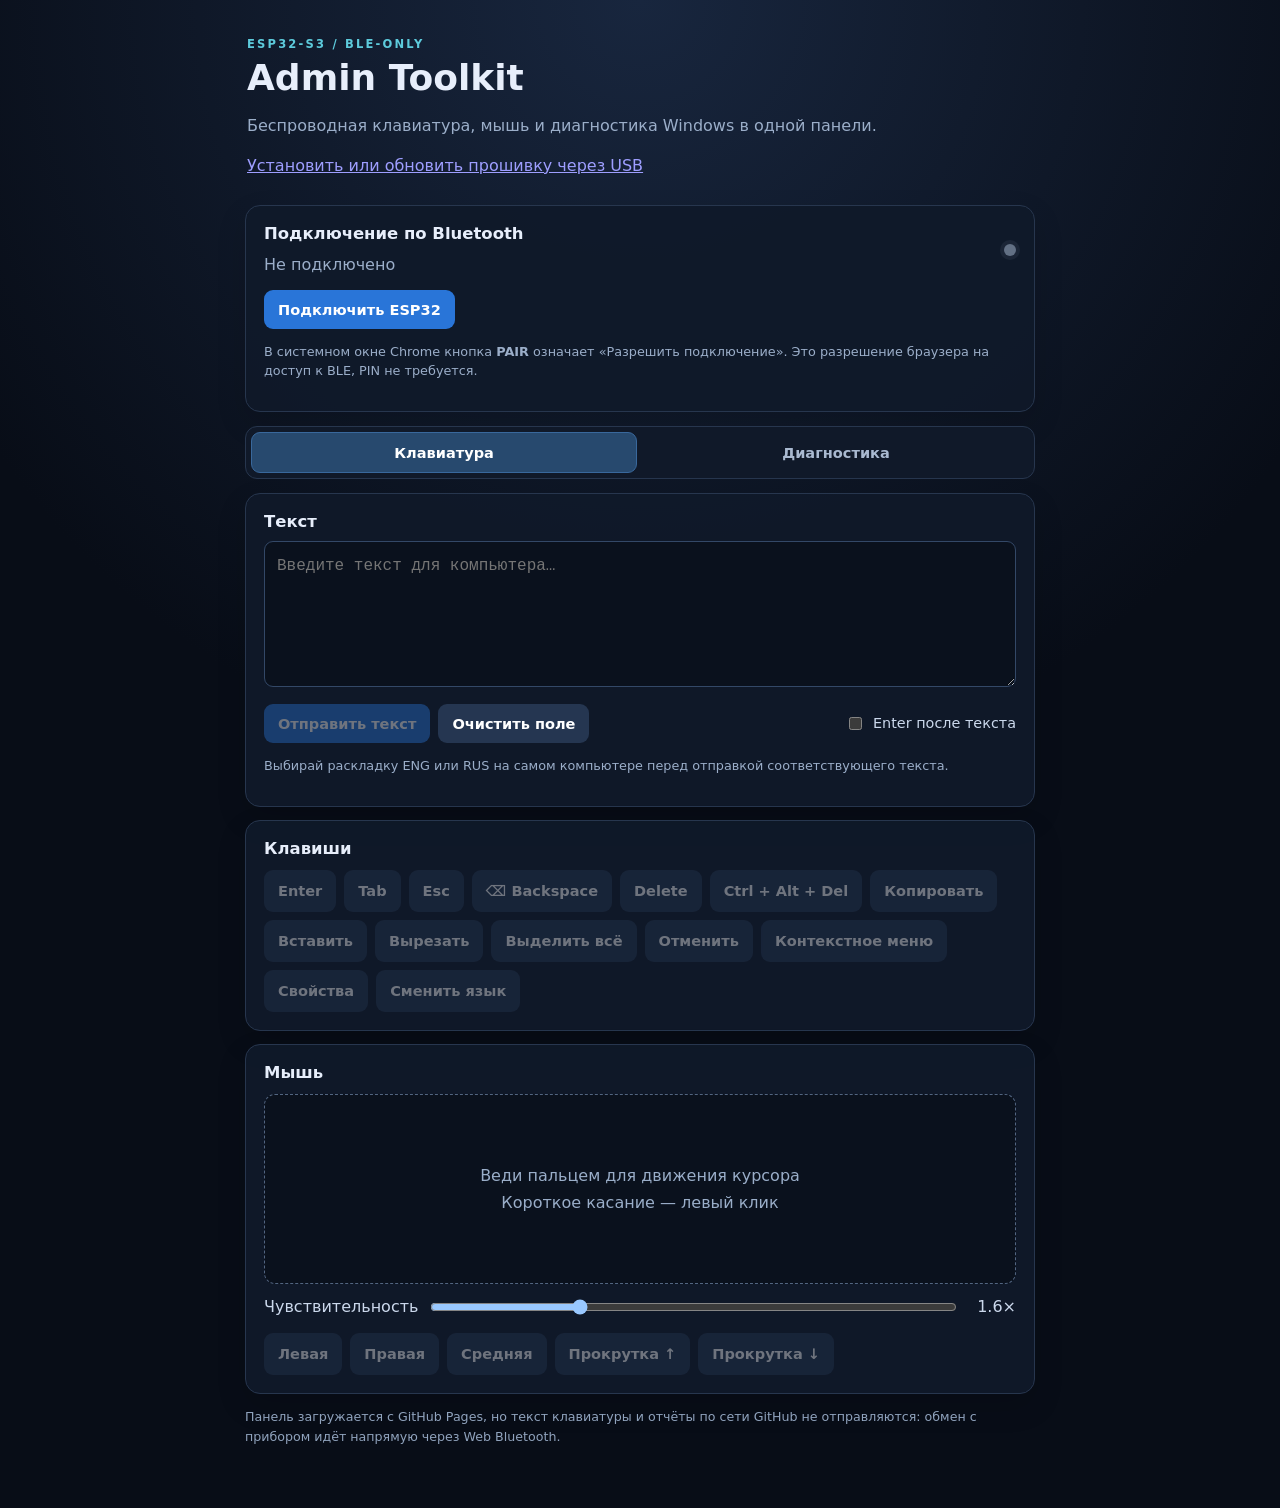
<file: web/index.html>
<!DOCTYPE html>
<html lang="ru">
<head>
<meta charset="UTF-8">
<meta name="viewport" content="width=device-width,initial-scale=1,viewport-fit=cover">
<meta name="referrer" content="no-referrer">
<meta http-equiv="Content-Security-Policy" content="default-src 'self'; script-src 'self'; style-src 'self'; connect-src 'none'; img-src 'none'; object-src 'none'; base-uri 'none'; form-action 'none'">
<title>Admin Toolkit S3 — клавиатура и диагностика</title>
<link rel="stylesheet" href="style.css?v=040">
</head>
<body>
<main>
  <header>
    <div class="eyebrow">ESP32-S3 / BLE-ONLY</div>
    <h1>Admin Toolkit</h1>
    <p>Беспроводная клавиатура, мышь и диагностика Windows в одной панели.</p>
    <p><a class="installer-link" href="./install.html">Установить или обновить прошивку через USB</a></p>
  </header>
  <section class="card" aria-label="Соединение с устройством">
    <div class="toolbar"><div><h2>Подключение по Bluetooth</h2><div class="muted" id="status">Не подключено</div></div><div class="dot" id="dot"></div></div>
    <div class="toolbar wrap"><button id="connect">Подключить ESP32</button></div>
    <p class="muted small">В системном окне Chrome кнопка <strong>PAIR</strong> означает «Разрешить подключение». Это разрешение браузера на доступ к BLE, PIN не требуется.</p>
  </section>
  <nav class="tabs" aria-label="Режим прибора">
    <button type="button" class="tab selected" id="tab-keyboard" aria-selected="true" aria-controls="keyboard-panel">Клавиатура</button>
    <button type="button" class="tab" id="tab-diagnostics" aria-selected="false" aria-controls="diagnostics-panel">Диагностика</button>
  </nav>

  <div id="keyboard-panel">
    <section class="card">
      <h2>Текст</h2>
      <textarea id="keyboard-text" rows="5" placeholder="Введите текст для компьютера…"></textarea>
      <div class="toolbar wrap">
        <div class="text-actions">
          <button type="button" class="hid-control" id="send-text" disabled>Отправить текст</button>
          <button type="button" class="secondary" id="clear-text">Очистить поле</button>
        </div>
        <label class="inline-label"><input type="checkbox" id="send-enter"> Enter после текста</label>
      </div>
      <p class="muted small">Выбирай раскладку ENG или RUS на самом компьютере перед отправкой соответствующего текста.</p>
    </section>
    <section class="card">
      <h2>Клавиши</h2>
      <div class="key-grid">
        <button class="secondary hid-control key-action" data-key="ENTER" disabled>Enter</button>
        <button class="secondary hid-control key-action" data-key="TAB" disabled>Tab</button>
        <button class="secondary hid-control key-action" data-key="ESC" disabled>Esc</button>
        <button class="secondary hid-control key-action" data-key="BACKSPACE" disabled>⌫ Backspace</button>
        <button class="secondary hid-control key-action" data-key="DELETE" disabled>Delete</button>
        <button type="button" class="secondary hid-control key-action" data-key="CTRL_ALT_DEL" title="Открыть экран безопасности Windows" disabled>Ctrl + Alt + Del</button>
        <button class="secondary hid-control key-action" data-key="COPY" disabled>Копировать</button>
        <button class="secondary hid-control key-action" data-key="PASTE" disabled>Вставить</button>
        <button class="secondary hid-control key-action" data-key="CUT" disabled>Вырезать</button>
        <button class="secondary hid-control key-action" data-key="SELECT_ALL" disabled>Выделить всё</button>
        <button class="secondary hid-control key-action" data-key="UNDO" disabled>Отменить</button>
        <button class="secondary hid-control key-action" data-key="CONTEXT_MENU" disabled>Контекстное меню</button>
        <button class="secondary hid-control key-action" data-key="PROPERTIES" disabled>Свойства</button>
        <button class="secondary hid-control key-action" data-key="WIN" disabled>Сменить язык</button>
      </div>
    </section>
    <section class="card">
      <h2>Мышь</h2>
      <div id="trackpad" tabindex="0" aria-label="Сенсорная площадка мыши">Веди пальцем для движения курсора<br>Короткое касание — левый клик</div>
      <label class="sensitivity-control" for="sensitivity"><span>Чувствительность</span><input id="sensitivity" type="range" min="0.3" max="5" step="0.1" value="1.6"><output id="sensitivity-value">1.6×</output></label>
      <div class="key-grid mouse-grid">
        <button class="secondary hid-control mouse-button" data-button="1" disabled>Левая</button>
        <button class="secondary hid-control mouse-button" data-button="2" disabled>Правая</button>
        <button class="secondary hid-control mouse-button" data-button="4" disabled>Средняя</button>
        <button class="secondary hid-control scroll-button" data-scroll="-3" disabled>Прокрутка ↑</button>
        <button class="secondary hid-control scroll-button" data-scroll="3" disabled>Прокрутка ↓</button>
      </div>
    </section>
  </div>

  <div id="diagnostics-panel" hidden>
    <section class="card">
      <h2>Диагностика Windows</h2>
      <p class="muted small">Подключи T-Dongle-S3 к разблокированному Windows-ПК. Устройство не меняет язык Windows автоматически.</p>
      <label class="inline-label layout-selector" for="pc-layout">Раскладка, выбранная на компьютере:
        <select id="pc-layout" class="layout-select">
          <option value="ru" selected>RUS — сначала вручную выбрать ENG</option>
          <option value="en">ENG — запустить диагностику</option>
        </select>
      </label>
      <p class="muted small">При RUS запуск заблокирован во избежание ошибочного ввода команды. Переключи раскладку на самом ПК, затем выбери ENG здесь. Автоматического Win+Space нет.</p>
      <label class="inline-label layout-selector" for="scan-mode">Режим проверки:
        <select id="scan-mode" class="layout-select">
          <option value="fast" selected>Базовая диагностика — железо, IP/MAC и состояние системы</option>
          <option value="full">Расширенная диагностика — всё из базовой плюс ПО, журналы и безопасность</option>
        </select>
      </label>
      <p class="muted small">Оба режима определяют процессор, тип и объём ОЗУ, HDD/SSD/NVMe, IP и MAC-адреса. Расширенный режим дополнительно проверяет ПО и состояние Windows. После успешной проверки окно PowerShell закрывается автоматически.</p>
      <div class="toolbar wrap"><button id="run" disabled>Старт проверки</button><button class="secondary" id="get" disabled>Последний отчёт ESP32</button><button class="secondary" id="cancel" disabled>Отменить</button></div>
      <p class="muted small">«Последний отчёт ESP32» читает данные из памяти прибора и не запускает проверку текущего ПК. Если новая диагностика завершилась ошибкой, здесь может остаться отчёт другого компьютера.</p>
      <div class="progress-bg"><div class="progress" id="progress"></div></div>
      <div class="muted small" id="detail">Компьютер пока не обследован.</div>
    </section>
    <section class="card" id="summary" hidden>
      <h2>Технический отчёт ПК</h2>
      <p class="muted small" id="report-origin" role="status" aria-live="polite">Отчёт из памяти ESP32; сверяй имя ПК и время сбора.</p>
      <p class="muted small">Отчёт представлен обычным текстом. Можно выделить его вручную или нажать кнопку копирования. Скачивание файлов не используется.</p>
      <textarea id="report-text" readonly rows="22" spellcheck="false" aria-label="Полный технический отчёт для копирования"></textarea>
      <div class="toolbar wrap"><button id="copy-report" class="secondary">Копировать весь отчёт</button><button id="add-to-registry" class="secondary" hidden>Добавить ПК в реестр</button></div>
      <p class="muted small" id="copy-status" role="status"></p>
    </section>
    <section class="card" id="registry-panel">
      <h2>Реестр компьютеров</h2>
      <p class="muted small">После новой успешной базовой или расширенной диагностики характеристики ПК обновляются в реестре этого телефона. Excel можно выгрузить в любое время.</p>
      <p class="muted" id="registry-count">В реестре: 0 ПК</p>
      <div class="toolbar wrap">
        <button type="button" id="registry-export">Скачать Excel (.xlsx)</button>
        <button type="button" class="secondary" id="registry-clear">Очистить реестр</button>
      </div>
      <p class="muted small" id="registry-status" role="status"></p>
      <div class="registry-scroll"><table class="registry-table" aria-label="Реестр компьютеров">
        <thead><tr><th>Имя ПК</th><th>Процессор</th><th>ОЗУ</th><th>Диски</th><th>IPv4</th><th>MAC</th><th>Дата</th><th></th></tr></thead>
        <tbody id="registry-rows"></tbody>
      </table></div>
    </section>
    <section class="card"><h2>Журнал диагностики</h2><pre id="log" aria-live="polite">Ожидается подключение устройства.</pre></section>
    <p class="foot">Диагностика запускается кнопкой «Старт» на разблокированном компьютере. Результаты доступны для копирования из технического отчёта.</p>
  </div>
  <p class="foot">Панель загружается с GitHub Pages, но текст клавиатуры и отчёты по сети GitHub не отправляются: обмен с прибором идёт напрямую через Web Bluetooth.</p>
</main>
<script src="report.js?v=060" defer></script>
<script src="inventory.js?v=060" defer></script>
<script src="app.js?v=060" defer></script>
<script src="keyboard.js?v=041" defer></script>
</body>
</html>
</file>
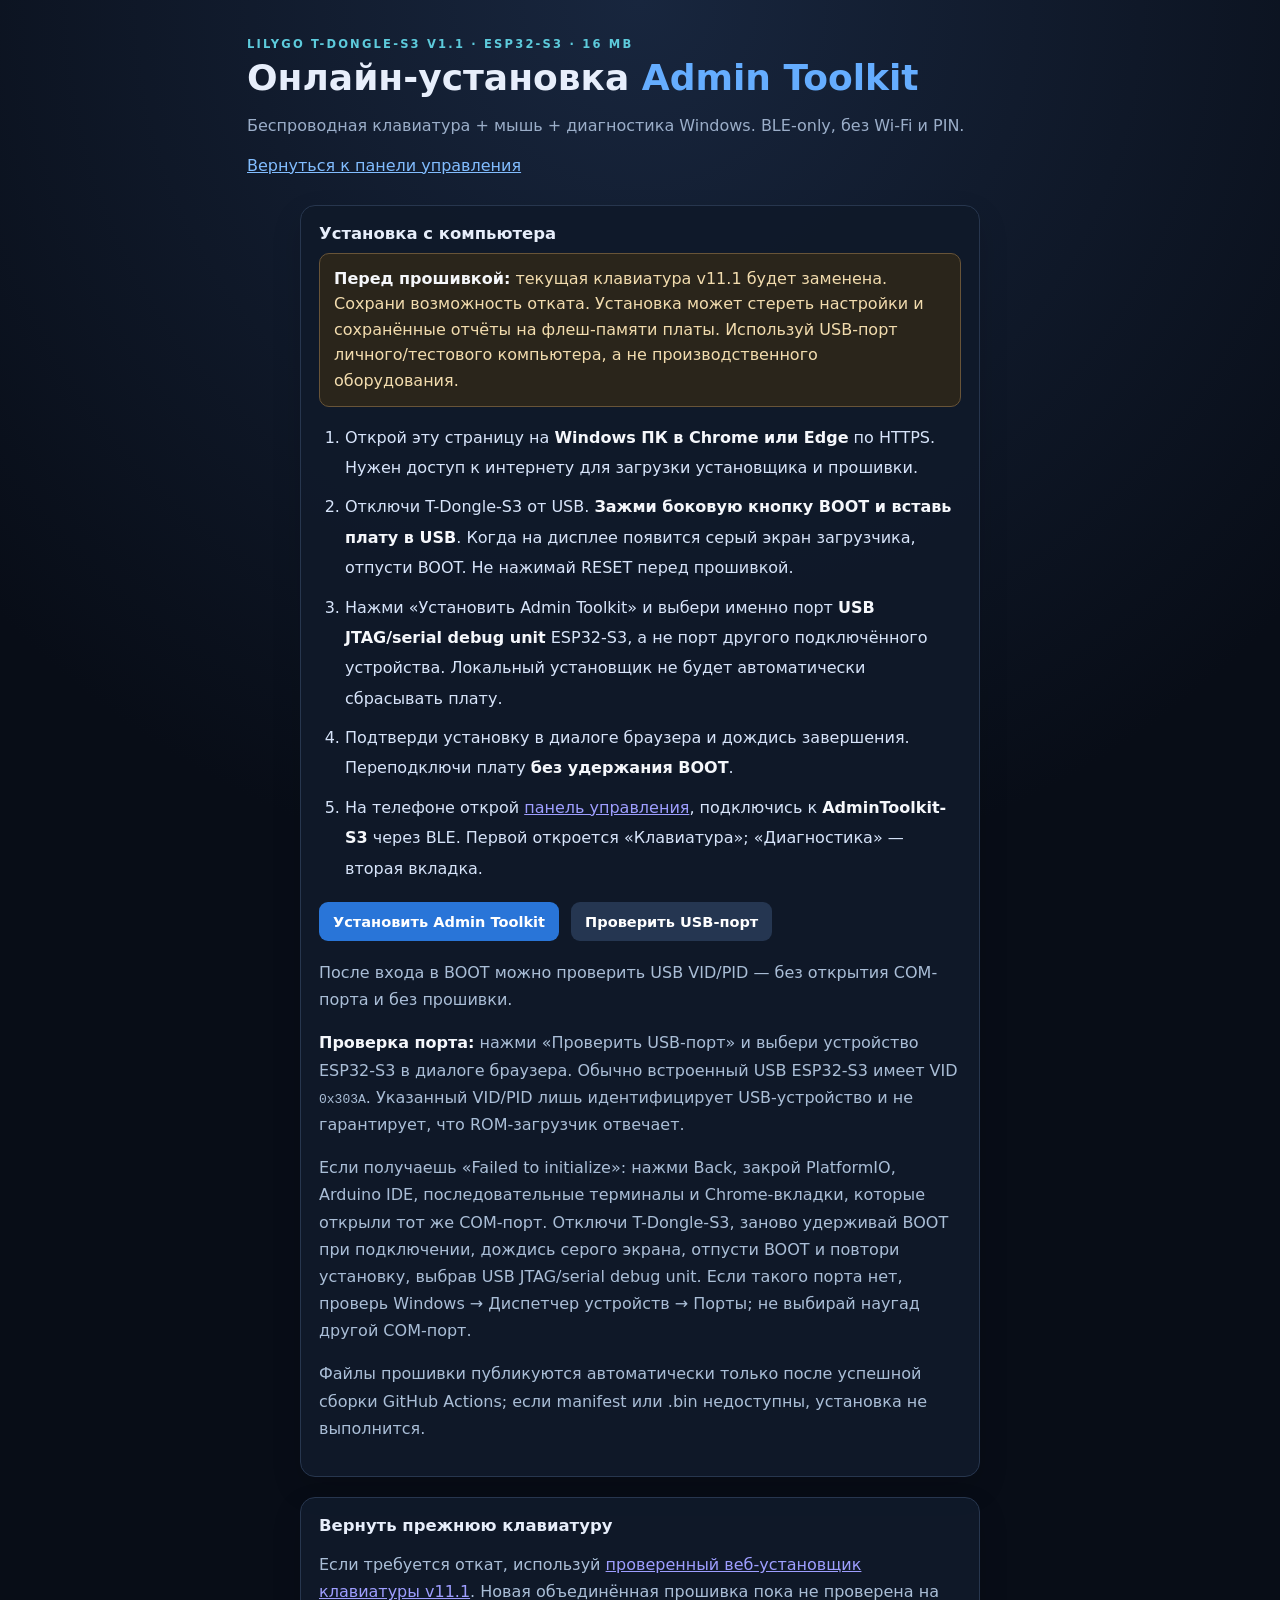
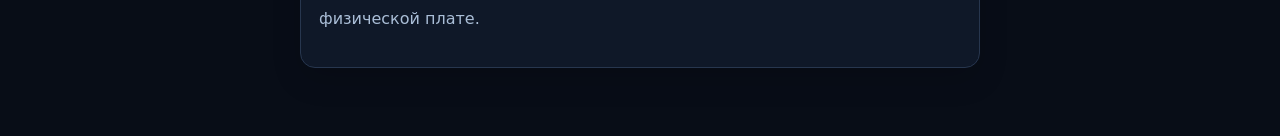
<file: web/install.html>
<!doctype html>
<html lang="ru"><head>
<meta charset="utf-8">
<meta name="viewport" content="width=device-width,initial-scale=1,viewport-fit=cover">
<meta name="referrer" content="no-referrer">
<meta http-equiv="Content-Security-Policy" content="default-src 'self'; script-src 'self'; style-src 'self' 'unsafe-inline'; connect-src 'self'; img-src 'self' data:; object-src 'none'; base-uri 'none'; form-action 'none'">
<title>Установка прошивки — ESP32-S3 Admin Toolkit</title>
<link rel="stylesheet" href="./style.css">
<style>
.install-card { max-width:680px; margin:20px auto; }
.install-card ol { line-height:1.9; padding-left:26px; color:#d7e4fa; }
.install-card li { margin-bottom:9px; }
.install-card strong { color:#f5f7fb; }
.install-actions { display:flex; align-items:center; flex-wrap:wrap; gap:12px; margin:18px 0; }
.install-actions a, .backlink { color:#82bdff; }
esp-web-install-button { --esp-tools-button-color:#2975d8; --esp-tools-button-text-color:#fff; --esp-tools-button-border-radius:9px; }
.notice { padding:12px 14px; border:1px solid #685438; background:#2a251b; border-radius:10px; line-height:1.6; color:#f2dcae; }
.hint { color:#aabed7; line-height:1.7; }
</style>
<script type="module" src="./vendor/esp-web-tools-no-reset/install-button.js"></script>
</head><body><main>
<header><div class="eyebrow">LILYGO T-DONGLE-S3 V1.1 · ESP32-S3 · 16 MB</div><h1>Онлайн-установка <span>Admin Toolkit</span></h1>
<p>Беспроводная клавиатура + мышь + диагностика Windows. BLE-only, без Wi-Fi и PIN.</p>
<p><a class="backlink" href="./index.html">Вернуться к панели управления</a></p></header>
<section class="card install-card"><h2>Установка с компьютера</h2>
<div class="notice"><strong>Перед прошивкой:</strong> текущая клавиатура v11.1 будет заменена. Сохрани возможность отката. Установка может стереть настройки и сохранённые отчёты на флеш-памяти платы. Используй USB-порт личного/тестового компьютера, а не производственного оборудования.</div>
<ol>
<li>Открой эту страницу на <strong>Windows ПК в Chrome или Edge</strong> по HTTPS. Нужен доступ к интернету для загрузки установщика и прошивки.</li>
<li>Отключи T-Dongle-S3 от USB. <strong>Зажми боковую кнопку BOOT и вставь плату в USB</strong>. Когда на дисплее появится серый экран загрузчика, отпусти BOOT. Не нажимай RESET перед прошивкой.</li>
<li>Нажми «Установить Admin Toolkit» и выбери именно порт <strong>USB JTAG/serial debug unit</strong> ESP32-S3, а не порт другого подключённого устройства. Локальный установщик не будет автоматически сбрасывать плату.</li>
<li>Подтверди установку в диалоге браузера и дождись завершения. Переподключи плату <strong>без удержания BOOT</strong>.</li>
<li>На телефоне открой <a href="./index.html">панель управления</a>, подключись к <strong>AdminToolkit-S3</strong> через BLE. Первой откроется «Клавиатура»; «Диагностика» — вторая вкладка.</li>
</ol>
<div class="install-actions">
<esp-web-install-button manifest="./firmware/manifest.json">
<button slot="activate" type="button">Установить Admin Toolkit</button>
<span slot="unsupported">Требуется Chrome или Edge на компьютере с поддержкой Web Serial.</span>
<span slot="not-allowed">Открой страницу через HTTPS.</span>
</esp-web-install-button>
<button class="secondary" id="check-port" type="button">Проверить USB-порт</button>
</div>
<p class="hint" id="port-status" role="status" aria-live="polite">После входа в BOOT можно проверить USB VID/PID — без открытия COM-порта и без прошивки.</p>
<p class="hint"><strong>Проверка порта:</strong> нажми «Проверить USB-порт» и выбери устройство ESP32-S3 в диалоге браузера. Обычно встроенный USB ESP32-S3 имеет VID <code>0x303A</code>. Указанный VID/PID лишь идентифицирует USB-устройство и не гарантирует, что ROM-загрузчик отвечает.</p>
<p class="hint">Если получаешь «Failed to initialize»: нажми Back, закрой PlatformIO, Arduino IDE, последовательные терминалы и Chrome-вкладки, которые открыли тот же COM-порт. Отключи T-Dongle-S3, заново удерживай BOOT при подключении, дождись серого экрана, отпусти BOOT и повтори установку, выбрав USB JTAG/serial debug unit. Если такого порта нет, проверь Windows → Диспетчер устройств → Порты; не выбирай наугад другой COM-порт.</p>
<p class="hint">Файлы прошивки публикуются автоматически только после успешной сборки GitHub Actions; если manifest или .bin недоступны, установка не выполнится.</p>
</section>
<section class="card install-card"><h2>Вернуть прежнюю клавиатуру</h2>
<p class="hint">Если требуется откат, используй <a href="https://labeckiys.github.io/Wireless_keyboard_for_phone-ESP32-T-Dongle-S3/web/index.html" target="_blank" rel="noopener noreferrer">проверенный веб-установщик клавиатуры v11.1</a>. Новая объединённая прошивка пока не проверена на физической плате.</p></section>
</main><script src="./usb-check.js" defer></script></body></html>
</file>
<file: web/style.css>
:root { color-scheme:dark; font-family:Inter,system-ui,-apple-system,Segoe UI,sans-serif; background:#080d17; color:#e7eefb }
*{box-sizing:border-box} body{margin:0;background:radial-gradient(circle at top,#18263e,#080d17 48%)}main{max-width:820px;margin:0 auto;padding:20px 15px 48px}
header{margin:17px 2px 27px}h1{font-size:clamp(1.6rem,5vw,2.25rem);line-height:1.1;margin:7px 0 11px}h1 span{color:#65adff}h2{font-size:1.03rem;margin:0 0 10px}header p,.muted{color:#9baec9;line-height:1.5}.eyebrow{color:#5dcbdc;letter-spacing:.19em;font-size:.72rem;font-weight:700}.card{border:1px solid #27364e;background:#101929ed;border-radius:15px;margin:13px 0;padding:18px;box-shadow:0 12px 30px #0002}.toolbar{display:flex;justify-content:space-between;align-items:center;gap:10px}.wrap{flex-wrap:wrap;margin:13px 0}.small{font-size:.8rem}.dot{height:12px;width:12px;border-radius:50%;background:#627084;box-shadow:0 0 0 4px #62708425}.dot.online{background:#4ade80;box-shadow:0 0 0 4px #4ade8025}button{background:#2975d8;color:white;border:0;border-radius:9px;font:inherit;font-size:.91rem;padding:11px 14px;cursor:pointer;font-weight:600}button.secondary{background:#253651}button:disabled{opacity:.4;cursor:not-allowed}.progress-bg{height:7px;background:#23334c;border-radius:15px;overflow:hidden;margin:16px 0 8px}.progress{height:100%;background:linear-gradient(90deg,#2476e3,#53cbe2);width:0%;transition:width .1s}pre{white-space:pre-wrap;overflow-wrap:anywhere;font:12px/1.6 ui-monospace,Consolas,monospace;color:#a8c8e7;background:#0a111d;padding:13px;border:1px solid #22324a;border-radius:10px;max-height:210px;overflow:auto}.metrics{display:grid;grid-template-columns:repeat(auto-fit,minmax(130px,1fr));gap:9px;margin:13px 0}.metric{background:#19263a;border:1px solid #2c4058;border-radius:9px;padding:12px;min-width:0}.metric b{display:block;overflow-wrap:anywhere;font-size:.95rem}.metric span{font-size:.73rem;color:#9baec9}.report-block{border:1px solid #29364c;border-radius:10px;margin:8px 0;overflow:hidden}.report-block summary{padding:12px 14px;cursor:pointer;font-weight:600;background:#1a263a}.report-block pre{margin:0;border:0;border-radius:0;max-height:440px}.foot{color:#90a3bd;font-size:.79rem;line-height:1.6}

/* Two-mode UI; keyboard is visible first on every page load. */
[hidden]{display:none !important}
.tabs{display:grid;grid-template-columns:1fr 1fr;gap:6px;padding:5px;background:#101929;border:1px solid #27364e;border-radius:12px;margin:14px 0}
.tab{background:transparent;color:#a9b9d0;border:1px solid transparent;border-radius:9px}
.tab.selected{background:#27496e;color:white;border-color:#39689c}
textarea{width:100%;max-width:100%;resize:vertical;background:#0a111d;color:#e7eefb;border:1px solid #334867;border-radius:9px;padding:12px;font:16px/1.5 ui-monospace,Consolas,monospace}
.inline-label{display:inline-flex;gap:8px;align-items:center;color:#cbd8ec;font-size:.9rem}
.key-grid{display:flex;flex-wrap:wrap;gap:8px;margin-top:12px}
.key-grid button{min-height:42px}
#trackpad{min-height:190px;display:flex;align-items:center;justify-content:center;text-align:center;padding:20px;background:#0a111d;color:#9aaec9;border:1px dashed #526581;border-radius:11px;touch-action:none;user-select:none;-webkit-user-select:none;-webkit-touch-callout:none;overscroll-behavior:contain;line-height:1.7;margin:12px 0}
.sensitivity-control{display:grid;grid-template-columns:auto minmax(0,1fr) auto;gap:10px;align-items:center;margin:13px 0 16px;max-width:100%;min-width:0;color:#cbd8ec}
.sensitivity-control input{width:100%;min-width:0}
.sensitivity-control output{min-width:3.2em;text-align:right}
@media(max-width:420px){.sensitivity-control{grid-template-columns:minmax(0,1fr) auto}.sensitivity-control input{grid-column:1/-1;grid-row:2}.key-grid button{flex:1 1 auto}}

/* Diagnostic host keyboard selection; never overflows small Android screens. */
.layout-selector{display:flex;align-items:flex-start;flex-wrap:wrap;gap:9px;margin:11px 0;max-width:100%}
.layout-select{font:inherit;max-width:100%;min-width:0;background:#0a111d;color:#e7eefb;border:1px solid #334867;border-radius:9px;padding:9px 10px}

/* Plain, selectable technical passport; text is not a download. */
#report-text{display:block;width:100%;min-height:55vh;max-height:70vh;resize:vertical;overflow:auto;white-space:pre;user-select:text;-webkit-user-select:text;-webkit-touch-callout:default;font:13px/1.5 ui-monospace,SFMono-Regular,Consolas,monospace}

/* Send and clear actions stay side-by-side; both wrap safely on small phones. */
.text-actions{display:flex;align-items:center;flex-wrap:wrap;gap:8px;max-width:100%}
@media(max-width:420px){.text-actions{width:100%}.text-actions button{flex:1 1 auto}}

.registry-scroll{max-width:100%;overflow-x:auto;border:1px solid #29364c;border-radius:10px;margin-top:12px}
.registry-table{width:100%;min-width:900px;border-collapse:collapse;font-size:.82rem}
.registry-table th,.registry-table td{padding:9px 11px;text-align:left;vertical-align:top;border-bottom:1px solid #2b3c55;max-width:230px;overflow-wrap:anywhere}
.registry-table th{background:#1d314b;color:#cde3fb}
.registry-table tr:last-child td{border-bottom:0}
.registry-table button{font-size:.78rem;padding:7px 10px}
</file>
